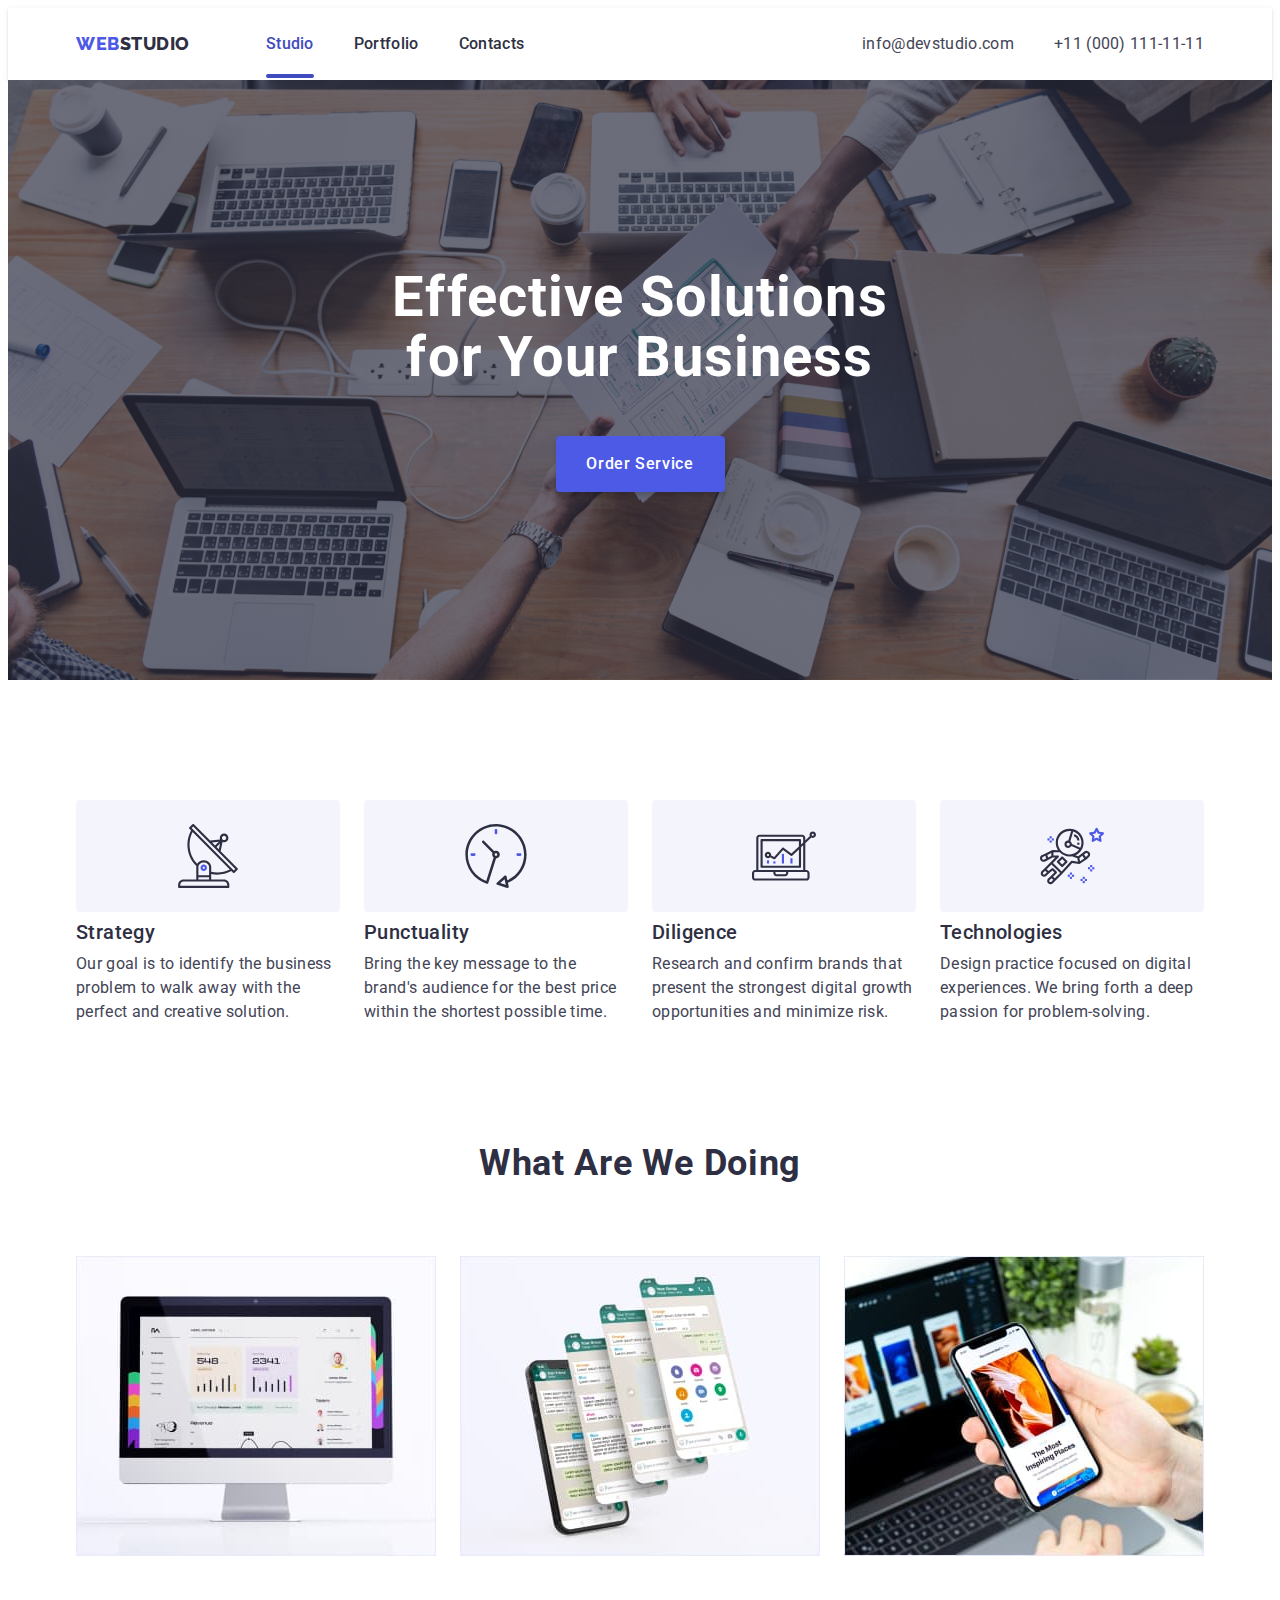
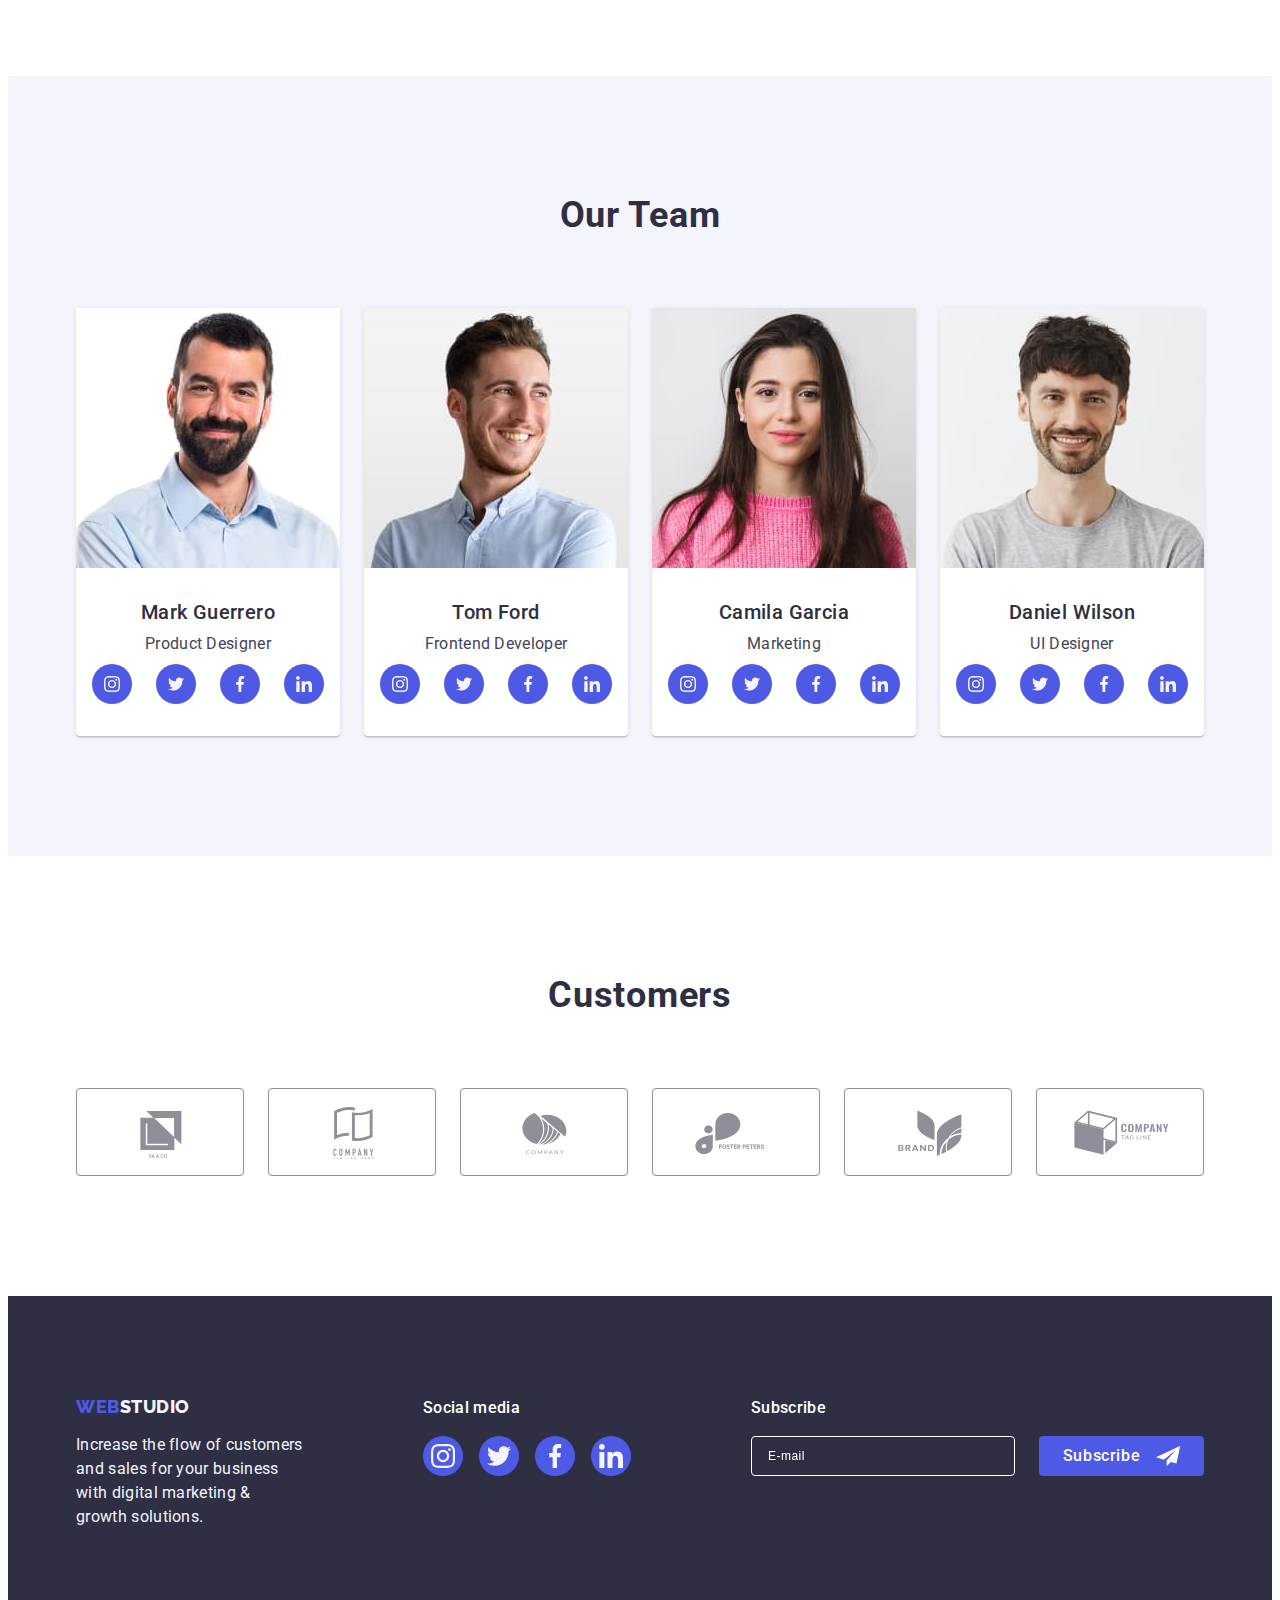
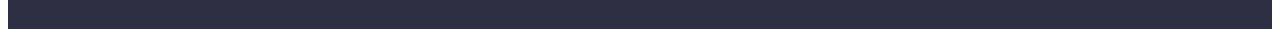
<file: index.html>
<!DOCTYPE html>
<html lang="en">
  <head>
    <meta charset="UTF-8" />
    <meta http-equiv="X-UA-Compatible" content="IE=edge" />
    <meta name="viewport" content="width=device-width, initial-scale=1.0" />
    <title>Web Studio</title>
    <!-- Google fonts -->
    <link rel="preconnect" href="https://fonts.googleapis.com" />
    <link rel="preconnect" href="https://fonts.gstatic.com" crossorigin />
    <link href="https://fonts.googleapis.com/css2?family=Raleway:wght@800&family=Roboto:wght@400;500;700;900&display=swap" rel="stylesheet" />
    <!-- Normalize css -->
    <link
      rel="stylesheet"
      href="https://cdnjs.cloudflare.com/ajax/libs/modern-normalize/2.0.0/modern-normalize.css"
      integrity="sha512-gA2Bvu0/hw4oj0Lp8ZHjK+o3S4BE5m8d/wNVy6ktKLhHKPpWLQwv9ixzuWirWOakoJqlBdePq2NhoCaUOQ5npQ=="
      crossorigin="anonymous"
      referrerpolicy="no-referrer"
    />
    <link
      rel="stylesheet"
      href="https://cdnjs.cloudflare.com/ajax/libs/modern-normalize/2.0.0/modern-normalize.min.css"
      integrity="sha512-4xo8blKMVCiXpTaLzQSLSw3KFOVPWhm/TRtuPVc4WG6kUgjH6J03IBuG7JZPkcWMxJ5huwaBpOpnwYElP/m6wg=="
      crossorigin="anonymous"
      referrerpolicy="no-referrer"
    />
    <!-- Styles -->
    <link rel="stylesheet" href="./css/styles.css" />
  </head>
  <body>
    <!-- Header -->
    <header class="header">
      <div class="container header-container">
        <!-- Navigation -->
        <nav class="navigation">
          <!-- Logo -->
          <a href="./index.html" class="link logo">Web<span class="logo-ending">Studio</span></a>
          <ul class="list">
            <li class="nav-item">
              <a href="./index.html" class="link branches current-page">Studio</a>
            </li>
            <li class="nav-item">
              <a href="./portfolio.html" class="link branches">Portfolio</a>
            </li>
            <li class="nav-item">
              <a href="" class="link branches">Contacts</a>
            </li>
          </ul>
        </nav>
        <!-- Address -->
        <address class="address">
          <ul class="list">
            <li class="address-item">
              <a href="mailto:info@devstudio.com" class="link contacts">info@devstudio.com</a>
            </li>
            <li class="address-item">
              <a href="tel:+110001111111" class="link contacts">+11 (000) 111-11-11</a>
            </li>
          </ul>
        </address>
      </div>
    </header>
    <!-- Main -->
    <main>
      <!-- Hero -->
      <section class="hero">
        <div class="container">
          <h1 class="quote">Effective Solutions for Your Business</h1>
          <button type="button" class="button order-button" data-modal-open>Order Service</button>
        </div>
      </section>
      <!-- Advantages -->
      <section class="advantages">
        <div class="container advantages-container">
          <h2 class="visually-hidden">Advantages</h2>
          <ul class="list our-advantages">
            <li class="advantage">
              <div class="advantage-ico">
                <svg class="icons-advantage" width="64" height="64">
                  <use href="./images/icons.svg#icon-antenna-1"></use>
                </svg>
              </div>
              <div class="advantage-text">
                <h3 class="caption">Strategy</h3>
                <p class="text">Our goal is to identify the business problem to walk away with the perfect and creative solution.</p>
              </div>
            </li>
            <li class="advantage">
              <div class="advantage-ico">
                <svg class="icons-advantage" width="64" height="64">
                  <use href="./images/icons.svg#icon-clock-1"></use>
                </svg>
              </div>
              <div class="advantage-text">
                <h3 class="caption">Punctuality</h3>
                <p class="text">Bring the key message to the brand's audience for the best price within the shortest possible time.</p>
              </div>
            </li>
            <li class="advantage">
              <div class="advantage-ico">
                <svg class="icons-advantage" width="64" height="64">
                  <use href="./images/icons.svg#icon-diagram-1"></use>
                </svg>
              </div>
              <div class="advantage-text">
                <h3 class="caption">Diligence</h3>
                <p class="text">Research and confirm brands that present the strongest digital growth opportunities and minimize risk.</p>
              </div>
            </li>
            <li class="advantage">
              <div class="advantage-ico">
                <svg class="icons-advantage" width="64" height="64">
                  <use href="./images/icons.svg#icon-astronaut-1"></use>
                </svg>
              </div>
              <div class="advantage-text">
                <h3 class="caption">Technologies</h3>
                <p class="text">Design practice focused on digital experiences. We bring forth a deep passion for problem-solving.</p>
              </div>
            </li>
          </ul>
        </div>
      </section>
      <!-- Types of work -->
      <section class="work">
        <div class="container">
          <h2 class="section-heading">What are we doing</h2>
          <ul class="list types-of-work">
            <li class="work-example">
              <img src="./images/our_projects_1.jpg" alt="Project 1" width="360" />
            </li>
            <li class="work-example">
              <img src="./images/our_projects_2.jpg" alt="Project 2" width="360" />
            </li>
            <li class="work-example">
              <img src="./images/our_projects_3.jpg" alt="Project 3" width="360" />
            </li>
          </ul>
        </div>
      </section>
      <!-- Team -->
      <section class="team">
        <div class="container">
          <h2 class="section-heading">Our Team</h2>
          <ul class="list team-members">
            <li class="team-member">
              <img src="./images/mark.jpg" alt="Mark Guerrero" width="264" class="member-image" />
              <div class="member-info">
                <h3 class="caption">Mark Guerrero</h3>
                <p class="text member-info-text">Product Designer</p>
                <ul class="member-soc-list list">
                  <li class="soc-item">
                    <a href="" class="soc-link link">
                      <svg class="soc-ico" width="16" height="16">
                        <use href="./images/icons.svg#icon-instagram-2"></use>
                      </svg>
                    </a>
                  </li>
                  <li class="soc-item">
                    <a href="" class="soc-link link">
                      <svg class="soc-ico" width="16" height="16">
                        <use href="./images/icons.svg#icon-twitter-1"></use>
                      </svg>
                    </a>
                  </li>
                  <li class="soc-item">
                    <a href="" class="soc-link link">
                      <svg class="soc-ico" width="16" height="16">
                        <use href="./images/icons.svg#icon-facebook-1"></use>
                      </svg>
                    </a>
                  </li>
                  <li class="soc-item">
                    <a href="" class="soc-link link">
                      <svg class="soc-ico" width="16" height="16">
                        <use href="./images/icons.svg#icon-linkedin-1"></use>
                      </svg>
                    </a>
                  </li>
                </ul>
              </div>
            </li>
            <li class="team-member">
              <img src="./images/tom.jpg" alt="Tom Ford" width="264" class="member-image" />
              <div class="member-info">
                <h3 class="caption">Tom Ford</h3>
                <p class="text member-info-text">Frontend Developer</p>
                <ul class="member-soc-list list">
                  <li class="soc-item">
                    <a href="" class="soc-link link">
                      <svg class="soc-ico" width="16" height="16">
                        <use href="./images/icons.svg#icon-instagram-2"></use>
                      </svg>
                    </a>
                  </li>
                  <li class="soc-item">
                    <a href="" class="soc-link link">
                      <svg class="soc-ico" width="16" height="16">
                        <use href="./images/icons.svg#icon-twitter-1"></use>
                      </svg>
                    </a>
                  </li>
                  <li class="soc-item">
                    <a href="" class="soc-link link">
                      <svg class="soc-ico" width="16" height="16">
                        <use href="./images/icons.svg#icon-facebook-1"></use>
                      </svg>
                    </a>
                  </li>
                  <li class="soc-item">
                    <a href="" class="soc-link link">
                      <svg class="soc-ico" width="16" height="16">
                        <use href="./images/icons.svg#icon-linkedin-1"></use>
                      </svg>
                    </a>
                  </li>
                </ul>
              </div>
            </li>
            <li class="team-member">
              <img src="./images/camila.jpg" alt="Camila Garcia" width="264" class="member-image" />
              <div class="member-info">
                <h3 class="caption">Camila Garcia</h3>
                <p class="text member-info-text">Marketing</p>
                <ul class="member-soc-list list">
                  <li class="soc-item">
                    <a href="" class="soc-link link">
                      <svg class="soc-ico" width="16" height="16">
                        <use href="./images/icons.svg#icon-instagram-2"></use>
                      </svg>
                    </a>
                  </li>
                  <li class="soc-item">
                    <a href="" class="soc-link link">
                      <svg class="soc-ico" width="16" height="16">
                        <use href="./images/icons.svg#icon-twitter-1"></use>
                      </svg>
                    </a>
                  </li>
                  <li class="soc-item">
                    <a href="" class="soc-link link">
                      <svg class="soc-ico" width="16" height="16">
                        <use href="./images/icons.svg#icon-facebook-1"></use>
                      </svg>
                    </a>
                  </li>
                  <li class="soc-item">
                    <a href="" class="soc-link link">
                      <svg class="soc-ico" width="16" height="16">
                        <use href="./images/icons.svg#icon-linkedin-1"></use>
                      </svg>
                    </a>
                  </li>
                </ul>
              </div>
            </li>
            <li class="team-member">
              <img src="./images/daniel.jpg" alt="Daniel Wilson" width="264" class="member-image" />
              <div class="member-info">
                <h3 class="caption">Daniel Wilson</h3>
                <p class="text member-info-text">UI Designer</p>
                <ul class="member-soc-list list">
                  <li class="soc-item">
                    <a href="" class="soc-link link">
                      <svg class="soc-ico" width="16" height="16">
                        <use href="./images/icons.svg#icon-instagram-2"></use>
                      </svg>
                    </a>
                  </li>
                  <li class="soc-item">
                    <a href="" class="soc-link link">
                      <svg class="soc-ico" width="16" height="16">
                        <use href="./images/icons.svg#icon-twitter-1"></use>
                      </svg>
                    </a>
                  </li>
                  <li class="soc-item">
                    <a href="" class="soc-link link">
                      <svg class="soc-ico" width="16" height="16">
                        <use href="./images/icons.svg#icon-facebook-1"></use>
                      </svg>
                    </a>
                  </li>
                  <li class="soc-item">
                    <a href="" class="soc-link link">
                      <svg class="soc-ico" width="16" height="16">
                        <use href="./images/icons.svg#icon-linkedin-1"></use>
                      </svg>
                    </a>
                  </li>
                </ul>
              </div>
            </li>
          </ul>
        </div>
      </section>
      <section class="customers">
        <div class="container">
          <h2 class="section-heading">Customers</h2>
          <ul class="list companies">
            <li class="company">
              <a href="" class="link company-link">
                <svg class="company-ico" width="104" height="56">
                  <use href="./images/icons.svg#icon-Logo"></use>
                </svg>
              </a>
            </li>
            <li class="company">
              <a href="" class="link company-link">
                <svg class="company-ico" width="104" height="56">
                  <use href="./images/icons.svg#icon-Logo-1"></use>
                </svg>
              </a>
            </li>
            <li class="company">
              <a href="" class="link company-link">
                <svg class="company-ico" width="104" height="56">
                  <use href="./images/icons.svg#icon-Logo-2"></use>
                </svg>
              </a>
            </li>
            <li class="company">
              <a href="" class="link company-link">
                <svg class="company-ico" width="104" height="56">
                  <use href="./images/icons.svg#icon-Logo-3"></use>
                </svg>
              </a>
            </li>
            <li class="company">
              <a href="" class="link company-link">
                <svg class="company-ico" width="104" height="56">
                  <use href="./images/icons.svg#icon-Logo-4"></use>
                </svg>
              </a>
            </li>
            <li class="company">
              <a href="" class="link company-link">
                <svg class="company-ico" width="104" height="56">
                  <use href="./images/icons.svg#icon-Logo-5"></use>
                </svg>
              </a>
            </li>
          </ul>
        </div>
      </section>
    </main>
    <!-- Footer -->
    <footer class="footer">
      <div class="container footer-container">
        <div class="footer-text">
          <!-- Logo -->
          <a href="./index.html" class="link logo logo-footer">Web<span class="logo-ending-footer">Studio</span></a>
          <!-- Footer text  -->
          <p class="text-footer">Increase the flow of customers and sales for your business with digital marketing & growth solutions.</p>
        </div>
        <div class="footer-soc">
          <p class="soc-footer">Social media</p>
          <ul class="footer-soc-list list">
            <li class="soc-item">
              <a href="" class="soc-link-footer link">
                <svg class="soc-ico-footer" width="24" height="24">
                  <use href="./images/icons.svg#icon-instagram-2"></use>
                </svg>
              </a>
            </li>
            <li class="soc-item">
              <a href="" class="soc-link-footer link">
                <svg class="soc-ico-footer" width="24" height="24">
                  <use href="./images/icons.svg#icon-twitter-1"></use>
                </svg>
              </a>
            </li>
            <li class="soc-item">
              <a href="" class="soc-link-footer link">
                <svg class="soc-ico-footer" width="24" height="24">
                  <use href="./images/icons.svg#icon-facebook-1"></use>
                </svg>
              </a>
            </li>
            <li class="soc-item">
              <a href="" class="soc-link-footer link">
                <svg class="soc-ico-footer" width="24" height="24">
                  <use href="./images/icons.svg#icon-linkedin-1"></use>
                </svg>
              </a>
            </li>
          </ul>
        </div>
        <div class="footer-form-container">
          <p class="form-title">Subscribe</p>
          <form class="footer-form">
            <label class="form-label"> <input name="email-footer" type="email" placeholder="E-mail" class="footer-input" /> </label>
            <button type="submit" class="button subscribe-button">
              Subscribe
              <svg width="24" height="24" class="send-ico">
                <use href="./images/icons.svg#icon-send"></use>
              </svg>
            </button>
          </form>
        </div>
      </div>
    </footer>
    <!-- Modal -->
    <div class="backdrop is-hidden" data-modal>
      <div class="modal">
        <button type="button" class="modal-escape" data-modal-close>
          <svg class="close-modal-icon" width="8" height="8">
            <use href="./images/icons.svg#icon-close"></use>
          </svg>
        </button>
        <p class="modal-title">Leave your contacts and we will call you back</p>
        <form class="modal-form">
          <div class="form-wrap">
            <label for="user-name" class="form-label">Name</label>
            <div class="input-wrap">
              <input type="text" name="user-name" id="user-name" class="modal-input" />
              <svg width="18" height="24" class="modal-ico">
                <use href="./images/icons.svg#icon-person"></use>
              </svg>
            </div>
          </div>
          <div class="form-wrap">
            <label class="form-label">Phone</label>
            <div class="input-wrap">
              <input type="tel" name="phone" id="phone" class="modal-input" />
              <svg width="18" height="24" class="modal-ico">
                <use href="./images/icons.svg#icon-phone"></use>
              </svg>
            </div>
          </div>
          <div class="form-wrap">
            <label class="form-label">Email</label>
            <div class="input-wrap">
              <input type="email" name="email" id="email" class="modal-input" />
              <svg width="18" height="24" class="modal-ico">
                <use href="./images/icons.svg#icon-email"></use>
              </svg>
            </div>
          </div>
          <div class="comment-wrap">
            <label for="user-comment" class="form-label">Comment</label>
            <textarea name="user-comment" id="user-comment" placeholder="Text input" class="user-comment"></textarea>
          </div>
          <div class="form-wrap checkbox-form">
            <input type="checkbox" id="user-privacy" name="user-privacy" value="true" class="modal-check visually-hidden" />
            <label for="user-privacy" class="check-text">
              <span class="check-wrap">
                <svg class="check-icon" width="10" height="8">
                  <use href="./images/icons.svg#checkbox"></use>
                </svg>
              </span>
              I accept the terms and conditions of the <a href="" class="checkbox-link">Privacy Policy</a>
            </label>
          </div>
          <button type="button" class="button send-button">Send</button>
        </form>
      </div>
    </div>
    <script src="./modal.js"></script>
  </body>
</html>
</file>
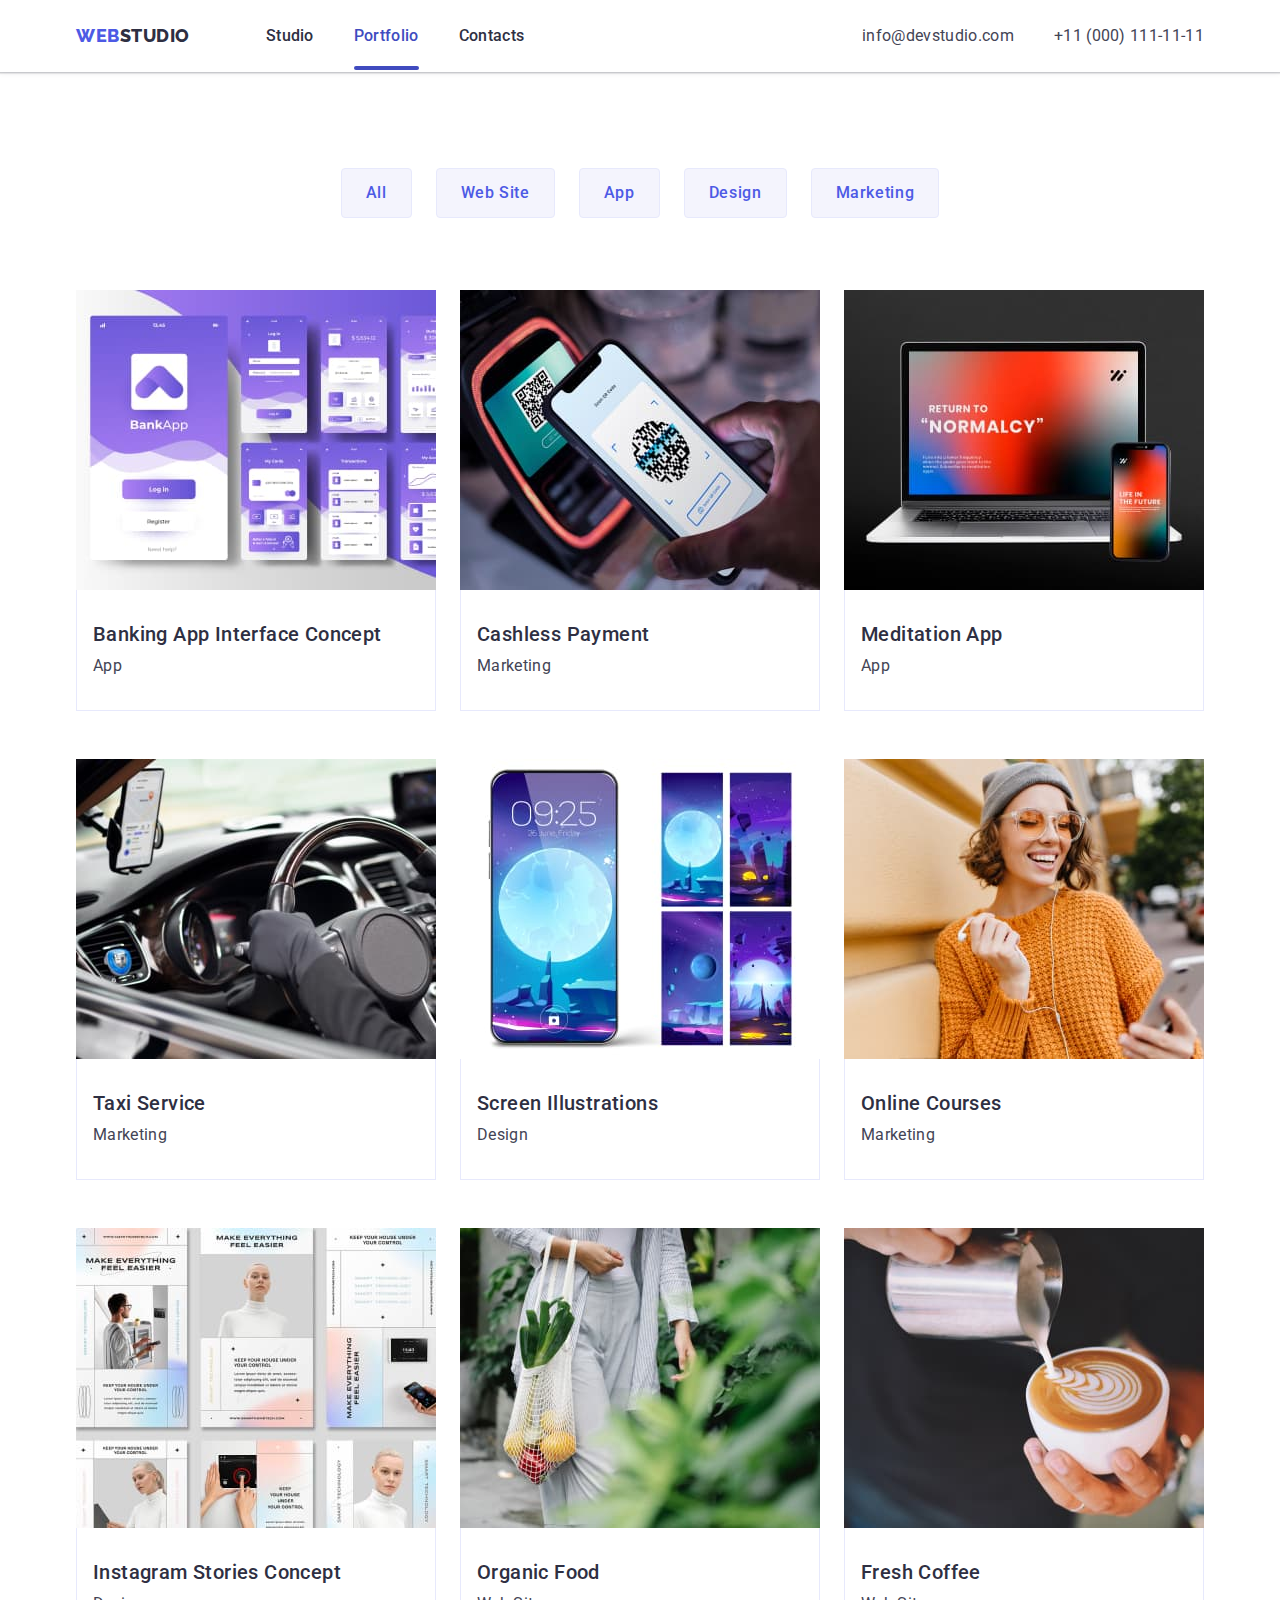
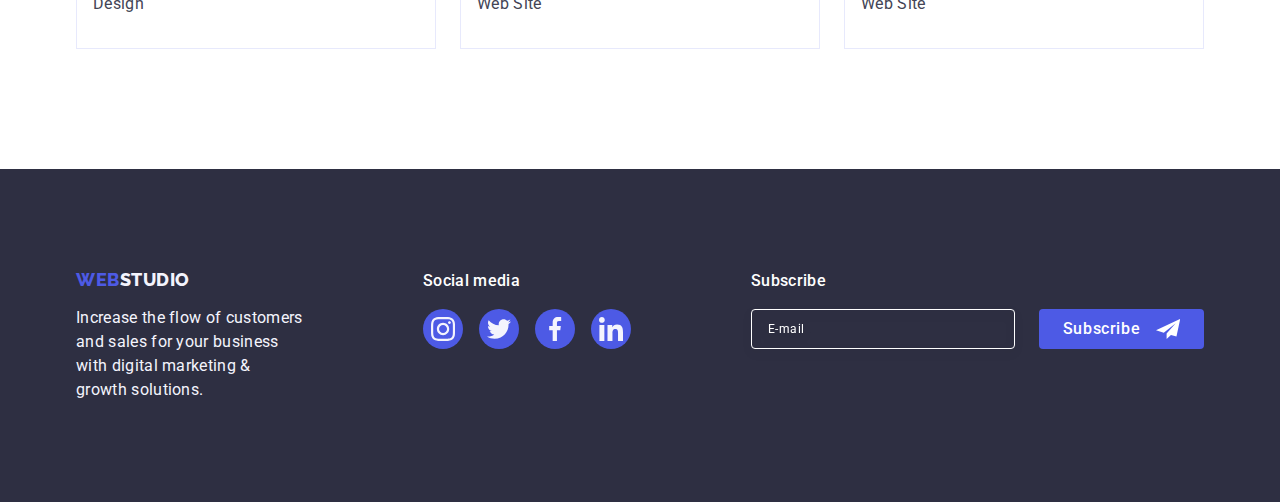
<file: portfolio.html>
<!DOCTYPE html>
<html lang="en">
  <head>
    <meta charset="UTF-8" />
    <meta http-equiv="X-UA-Compatible" content="IE=edge" />
    <meta name="viewport" content="width=device-width, initial-scale=1.0" />
    <title>Portfolio</title>
    <link rel="preconnect" href="https://fonts.googleapis.com" />
    <link rel="preconnect" href="https://fonts.gstatic.com" crossorigin />
    <link href="https://fonts.googleapis.com/css2?family=Raleway:wght@800&family=Roboto:wght@400;500;700;900&display=swap" rel="stylesheet" />
    <link rel="stylesheet" href="https://cdnjs.cloudflare.com/ajax/libs/modern-normalize/0.6.0/modern-normalize.min.css" />
    <link rel="stylesheet" href="./css/styles.css" />
  </head>
  <body>
    <!-- Header -->
    <header class="header">
      <div class="container header-container">
        <!-- Navigation -->
        <nav class="navigation">
          <!-- Logo -->
          <a href="./index.html" class="link logo">Web<span class="logo-ending">Studio</span></a>
          <ul class="list nav-list">
            <li class="nav-item">
              <a href="./index.html" class="link branches">Studio</a>
            </li>
            <li class="nav-item">
              <a href="./portfolio.html" class="link branches current-page">Portfolio</a>
            </li>
            <li class="nav-item">
              <a href="" class="link branches">Contacts</a>
            </li>
          </ul>
        </nav>
        <!-- Address -->
        <address class="address">
          <ul class="list">
            <li class="address-item">
              <a href="mailto:info@devstudio.com" class="link contacts">info@devstudio.com</a>
            </li>
            <li class="address-item">
              <a href="tel:+110001111111" class="link contacts">+11 (000) 111-11-11</a>
            </li>
          </ul>
        </address>
      </div>
    </header>
    <!-- Main -->
    <main>
      <!-- Filters -->
      <section class="portfolio">
        <div class="container">
          <h1 class="visually-hidden">Portfolio</h1>
          <ul class="list filter-list">
            <li class="filter">
              <button type="button" class="button filter-button">All</button>
            </li>
            <li class="filter">
              <button type="button" class="button filter-button">Web Site</button>
            </li>
            <li class="filter">
              <button type="button" class="button filter-button">App</button>
            </li>
            <li class="filter">
              <button type="button" class="button filter-button">Design</button>
            </li>
            <li class="filter">
              <button type="button" class="button filter-button">Marketing</button>
            </li>
          </ul>
          <!-- Examples -->
          <ul class="list portfolio-list">
            <li class="portfolio-example">
              <a href="" class="link example-link">
                <div class="portfolio-wrapper">
                  <img src="./images/banking.jpg" alt="Banking App Interface Concept" />
                  <p class="text portfolio-overlay">14 Stylish and User-Friendly App Design Concepts · Task Manager App · Calorie Tracker App · Exotic Fruit Ecommerce App · Cloud Storage App</p>
                </div>
                <div class="example-content">
                  <h2 class="caption">Banking App Interface Concept</h2>
                  <p class="text">App</p>
                </div>
              </a>
            </li>
            <li class="portfolio-example">
              <a href="" class="link example-link">
                <div class="portfolio-wrapper">
                  <img src="./images/payment.jpg" alt="Cashless Payment" width="360" />
                  <p class="text portfolio-overlay">14 Stylish and User-Friendly App Design Concepts · Task Manager App · Calorie Tracker App · Exotic Fruit Ecommerce App · Cloud Storage App</p>
                </div>
                <div class="example-content">
                  <h2 class="caption">Cashless Payment</h2>
                  <p class="text">Marketing</p>
                </div>
              </a>
            </li>
            <li class="portfolio-example">
              <a href="" class="link example-link">
                <div class="portfolio-wrapper">
                  <img src="./images/meditation.jpg" alt="Meditation App" width="360" />
                  <p class="text portfolio-overlay">14 Stylish and User-Friendly App Design Concepts · Task Manager App · Calorie Tracker App · Exotic Fruit Ecommerce App · Cloud Storage App</p>
                </div>
                <div class="example-content">
                  <h2 class="caption">Meditation App</h2>
                  <p class="text">App</p>
                </div>
              </a>
            </li>
            <li class="portfolio-example">
              <a href="" class="link example-link">
                <div class="portfolio-wrapper">
                  <img src="./images/taxi.jpg" alt="Taxi Service" width="360" />
                  <p class="text portfolio-overlay">14 Stylish and User-Friendly App Design Concepts · Task Manager App · Calorie Tracker App · Exotic Fruit Ecommerce App · Cloud Storage App</p>
                </div>
                <div class="example-content">
                  <h2 class="caption">Taxi Service</h2>
                  <p class="text">Marketing</p>
                </div>
              </a>
            </li>
            <li class="portfolio-example">
              <a href="" class="link example-link">
                <div class="portfolio-wrapper">
                  <img src="./images/screen.jpg" alt="Screen Illustrations" width="360" />
                  <p class="text portfolio-overlay">14 Stylish and User-Friendly App Design Concepts · Task Manager App · Calorie Tracker App · Exotic Fruit Ecommerce App · Cloud Storage App</p>
                </div>
                <div class="example-content">
                  <h2 class="caption">Screen Illustrations</h2>
                  <p class="text">Design</p>
                </div>
              </a>
            </li>
            <li class="portfolio-example">
              <a href="" class="link example-link">
                <div class="portfolio-wrapper">
                  <img src="./images/courses.jpg" alt="Online Courses" width="360" />
                  <p class="text portfolio-overlay">14 Stylish and User-Friendly App Design Concepts · Task Manager App · Calorie Tracker App · Exotic Fruit Ecommerce App · Cloud Storage App</p>
                </div>
                <div class="example-content">
                  <h2 class="caption">Online Courses</h2>
                  <p class="text">Marketing</p>
                </div>
              </a>
            </li>
            <li class="portfolio-example">
              <a href="" class="link example-link">
                <div class="portfolio-wrapper">
                  <img src="./images/instagram.jpg" alt="Instagram Stories Concept" width="360" />
                  <p class="text portfolio-overlay">14 Stylish and User-Friendly App Design Concepts · Task Manager App · Calorie Tracker App · Exotic Fruit Ecommerce App · Cloud Storage App</p>
                </div>
                <div class="example-content">
                  <h2 class="caption">Instagram Stories Concept</h2>
                  <p class="text">Design</p>
                </div>
              </a>
            </li>
            <li class="portfolio-example">
              <a href="" class="link example-link">
                <div class="portfolio-wrapper">
                  <img src="./images/food.jpg" alt="Organic Food" width="360" />
                  <p class="text portfolio-overlay">14 Stylish and User-Friendly App Design Concepts · Task Manager App · Calorie Tracker App · Exotic Fruit Ecommerce App · Cloud Storage App</p>
                </div>
                <div class="example-content">
                  <h2 class="caption">Organic Food</h2>
                  <p class="text">Web Site</p>
                </div>
              </a>
            </li>
            <li class="portfolio-example">
              <a href="" class="link example-link">
                <div class="portfolio-wrapper">
                  <img src="./images/coffee.jpg" alt="Fresh Coffee" width="360" />
                  <p class="text portfolio-overlay">14 Stylish and User-Friendly App Design Concepts · Task Manager App · Calorie Tracker App · Exotic Fruit Ecommerce App · Cloud Storage App</p>
                </div>
                <div class="example-content">
                  <h2 class="caption">Fresh Coffee</h2>
                  <p class="text">Web Site</p>
                </div>
              </a>
            </li>
          </ul>
        </div>
      </section>
    </main>
    <!-- Footer -->
    <footer class="footer">
      <div class="container footer-container">
        <div class="footer-text">
          <!-- Logo -->
          <a href="./index.html" class="link logo logo-footer">Web<span class="logo-ending-footer">Studio</span></a>
          <!-- Footer text  -->
          <p class="text-footer">Increase the flow of customers and sales for your business with digital marketing & growth solutions.</p>
        </div>
        <div class="footer-soc">
          <p class="soc-footer">Social media</p>
          <ul class="footer-soc-list list">
            <li class="soc-item">
              <a href="" class="soc-link-footer link">
                <svg class="soc-ico-footer" width="24" height="24">
                  <use href="./images/icons.svg#icon-instagram-2"></use>
                </svg>
              </a>
            </li>
            <li class="soc-item">
              <a href="" class="soc-link-footer link">
                <svg class="soc-ico-footer" width="24" height="24">
                  <use href="./images/icons.svg#icon-twitter-1"></use>
                </svg>
              </a>
            </li>
            <li class="soc-item">
              <a href="" class="soc-link-footer link">
                <svg class="soc-ico-footer" width="24" height="24">
                  <use href="./images/icons.svg#icon-facebook-1"></use>
                </svg>
              </a>
            </li>
            <li class="soc-item">
              <a href="" class="soc-link-footer link">
                <svg class="soc-ico-footer" width="24" height="24">
                  <use href="./images/icons.svg#icon-linkedin-1"></use>
                </svg>
              </a>
            </li>
          </ul>
        </div>
        <div class="footer-form-container">
          <p class="form-title">Subscribe</p>
          <form class="footer-form">
            <label class="form-label"> <input name="email-footer" type="email" placeholder="E-mail" class="footer-input" /> </label>
            <button type="submit" class="button subscribe-button">
              Subscribe
              <svg width="24" height="24" class="send-ico">
                <use href="./images/icons.svg#icon-send"></use>
              </svg>
            </button>
          </form>
        </div>
      </div>
    </footer>
  </body>
</html>
</file>
<file: css/styles.css>
:root {
}
/* Main tags */
html {
  box-sizing: border-box;
}
*,
*::before,
*::after {
  box-sizing: inherit;
}
h1,
h2,
h3,
p {
  margin-top: 0;
  margin-bottom: 0;
}
body {
  background-color: #ffffff;
  color: #434455;
  font-family: 'Roboto', sans-serif;
}
img {
  display: block;
}
.visually-hidden {
  position: absolute;
  width: 1px;
  height: 1px;
  margin: -1px;
  border: 0;
  padding: 0;
  white-space: nowrap;
  clip-path: inset(100%);
  clip: rect(0 0 0 0);
  overflow: hidden;
}
.container {
  width: 1158px;
  margin-left: auto;
  margin-right: auto;
  padding-left: 15px;
  padding-right: 15px;
}
.link {
  text-decoration: none;
}
.list {
  list-style: none;
  display: flex;
  margin: 0;
  padding: 0;
}
.button {
  background: #4d5ae5;
  cursor: pointer;
  border: none;
  border-radius: 4px;
}
.button:hover,
.button:focus {
  background: #404bbf;
  cursor: pointer;
}
.caption {
  color: #2e2f42;
  font-family: 'Roboto', sans-serif;
  font-weight: 500;
  font-size: 20px;
  line-height: 1.2;
  letter-spacing: 0.02em;
  margin-bottom: 8px;
}
.text {
  color: #434455;
  font-family: 'Roboto', sans-serif;
  font-weight: 400;
  font-size: 16px;
  line-height: 1.5;
  letter-spacing: 0.02em;
  margin: 0;
}
.section-heading {
  color: #2e2f42;
  font-family: 'Roboto', sans-serif;
  font-weight: 700;
  font-size: 36px;
  line-height: 1.11;
  letter-spacing: 0.02em;
  text-transform: capitalize;
  text-align: center;
  margin-bottom: 72px;
}
.soc-item {
  width: 40px;
  height: 40px;
}
.soc-link {
  width: 100%;
  height: 100%;
  border-radius: 50%;
  background-color: #4d5ae5;
  display: flex;
  align-items: center;
  justify-content: center;
}
.soc-link:hover,
.soc-link:focus {
  background-color: #404bbf;
}
/* Index */
/* Navigation bar */
.header {
  box-shadow: 0px 2px 1px rgba(46, 47, 66, 0.08), 0px 1px 1px rgba(46, 47, 66, 0.16), 0px 1px 6px rgba(46, 47, 66, 0.08);
}
.header-container {
  display: flex;
  align-items: center;
  height: 72px;
}
.navigation {
  display: flex;
  align-items: center;
}
.logo {
  color: #4d5ae5;
  font-family: 'Raleway', sans-serif;
  font-weight: 800;
  font-size: 18px;
  line-height: 1.17;
  letter-spacing: 0.03em;
  text-transform: uppercase;
  margin-right: 76px;
}
.logo-ending {
  color: #2e2f42;
}
.nav-item:not(:last-child) {
  margin-right: 40px;
}
.branches {
  position: relative;
  color: #404bbf;
  font-family: 'Roboto', sans-serif;
  font-weight: 500;
  font-size: 16px;
  line-height: 1.5;
  letter-spacing: 0.02em;
  padding-top: 24px;
  padding-bottom: 24px;
  color: #2e2f42;
  transition: color 250ms cubic-bezier(0.4, 0, 0.2, 1);
}
.branches:hover,
.branches:focus {
  color: #404bbf;
}
.branches.current-page {
  color: #404bbf;
}
.branches.current-page::after {
  content: '';
  position: absolute;
  left: 0;
  bottom: -1px;
  display: block;
  width: 100%;
  height: 4px;
  border-radius: 2px;
  background-color: #404bbf;
  transition: color 250ms cubic-bezier(0.4, 0, 0.2, 1);
  margin-top: 20px;
}
.address {
  margin-left: auto;
  font-style: normal;
}
.address-item:not(:last-child) {
  margin-right: 40px;
}
.contacts {
  color: #434455;
  font-family: 'Roboto', sans-serif;
  font-weight: 400;
  font-size: 16px;
  line-height: 1.5;
  letter-spacing: 0.02em;
  transition: color 250ms cubic-bezier(0.4, 0, 0.2, 1);
}
.contacts:hover,
.contacts:focus {
  color: #404bbf;
}
/* Hero */
.hero {
  padding-top: 188px;
  padding-bottom: 188px;
  background-image: linear-gradient(rgba(46, 47, 66, 0.7), rgba(46, 47, 66, 0.7)), url(../images/people-office.jpg);
  background-position: center;
  background-repeat: no-repeat;
  background-size: cover;
  max-width: 1440px;
}
.quote {
  max-width: 496px;
  margin-right: auto;
  margin-left: auto;
  color: #ffffff;
  font-family: 'Roboto', sans-serif;
  font-weight: 700;
  font-size: 56px;
  line-height: 1.07;
  letter-spacing: 0.02em;
  text-align: center;
  margin-bottom: 48px;
}
.order-button {
  display: block;
  margin-left: auto;
  margin-right: auto;
  min-width: 169px;
  height: 56px;
  color: #ffffff;
  font-family: 'Roboto', sans-serif;
  font-weight: 500;
  font-size: 16px;
  line-height: 1.5;
  letter-spacing: 0.04em;
  box-shadow: 0px 4px 4px rgba(0, 0, 0, 0.15);
  transition: background-color 250ms cubic-bezier(0.4, 0, 0.2, 1);
}
.order-button:hover,
.order-button:focus {
  box-shadow: 0px 4px 4px rgba(0, 0, 0, 0.15);
}
/* Advantages */
.advantages {
  padding: 120px 0 120px;
}
.advantage {
  width: calc((100% - 72px) / 4);
}
.advantage:not(:last-child) {
  margin-right: 24px;
}
.advantage-ico {
  display: flex;
  align-items: center;
  justify-content: center;
  width: 100%;
  height: 112px;
  background: #f4f4fd;
  border-radius: 4px;
  margin-bottom: 8px;
}
/* Work */
.work {
  padding-bottom: 120px;
}
.work-example {
  width: calc((100% - 48px) / 3);
}
.work-example:not(:last-child) {
  margin-right: 24px;
}
/* Team members */
.team {
  background-color: #f4f4fd;
  padding: 120px 0;
}
.team-member {
  width: calc((100% - 72px) / 4);
  background-color: #ffffff;
  text-align: center;
  box-shadow: 0px 1px 6px rgba(46, 47, 66, 0.08), 0px 1px 1px rgba(46, 47, 66, 0.16), 0px 2px 1px rgba(46, 47, 66, 0.08);
  border-radius: 0px 0px 4px 4px;
  box-shadow: 0px 1px 6px rgba(46, 47, 66, 0.08), 0px 1px 1px rgba(46, 47, 66, 0.16), 0px 2px 1px rgba(46, 47, 66, 0.08);
}
.member-info {
  padding: 32px 16px;
}
.team-member:not(:last-child) {
  margin-right: 24px;
}
.member-info-text {
  margin-bottom: 8px;
}
.member-soc-list {
  gap: 24px;
  justify-content: center;
}
.soc-link {
  transition: background-color 250ms cubic-bezier(0.4, 0, 0.2, 1);
}
.soc-ico {
  fill: #f4f4fd;
}
/* Customers */
.customers {
  padding-top: 120px;
  padding-bottom: 120px;
}
.companies {
  gap: 24px;
}
.company {
  width: calc((100% - 120px) / 6);
  height: 88px;
}
.company-link {
  width: 100%;
  height: 100%;
  border: 1px solid #8e8f99;
  border-radius: 4px;
  display: flex;
  align-items: center;
  justify-content: center;
  color: #8e8f99;
  transition: border-color 250ms cubic-bezier(0.4, 0, 0.2, 1), color 250ms cubic-bezier(0.4, 0, 0.2, 1);
}
.company-link:hover,
.company-link:focus {
  border-color: #404bbf;
  color: #404bbf;
}
.company-ico {
  fill: currentColor;
}
.company-ico:hover,
.company-ico:focus {
  fill: #404bbf;
}
/* Footer */
.footer {
  background-color: #2e2f42;
  padding-top: 100px;
  padding-bottom: 100px;
}
.footer-container {
  display: flex;
  align-items: baseline;
}
.footer-text {
  margin-right: 120px;
}
.logo-footer {
  display: inline-block;
  margin-bottom: 16px;
}
.logo-ending-footer {
  color: #f4f4fd;
}
.text-footer {
  color: #f4f4fd;
  font-family: 'Roboto', sans-serif;
  font-weight: 400;
  font-size: 16px;
  line-height: 1.5;
  letter-spacing: 0.02em;
  max-width: 264px;
  margin-top: 0;
}
.footer-soc {
  margin-right: 120px;
}
.soc-footer {
  font-weight: 500;
  line-height: 1.5;
  letter-spacing: 0.02em;
  margin-bottom: 16px;
  color: #ffffff;
}
.footer-soc-list {
  gap: 16px;
}
.soc-link-footer {
  width: 100%;
  height: 100%;
  border-radius: 50%;
  background-color: #4d5ae5;
  display: flex;
  align-items: center;
  justify-content: center;
  transition: background-color 250ms cubic-bezier(0.4, 0, 0.2, 1);
}
.soc-link-footer:hover,
.soc-link-footer:focus {
  background-color: #31d0aa;
}
.soc-ico-footer {
  fill: #f4f4fd;
}
.footer-form {
  display: flex;
  gap: 24px;
}
.form-title {
  font-family: 'Roboto', sans-serif;
  font-weight: 500;
  font-size: 16px;
  line-height: 1.5;
  letter-spacing: 0.02em;
  color: #ffffff;
  margin-bottom: 16px;
}
.footer-input {
  width: 264px;
  height: 40px;
  border: 1px solid #ffffff;
  background-color: transparent;
  font-size: 12px;
  line-height: 1.5;
  letter-spacing: 0.04em;
  padding-left: 16px;
  filter: drop-shadow(0px 4px 4px rgba(0, 0, 0, 0.15));
  border-radius: 4px;
  color: #ffffff;
}
.footer-input::placeholder {
  color: #ffffff;
}
.subscribe-button {
  min-width: 165px;
  height: 40px;
  display: flex;
  justify-content: center;
  align-items: center;
  color: #ffffff;
  font-family: 'Roboto', sans-serif;
  font-weight: 500;
  font-size: 16px;
  line-height: 1.5;
  letter-spacing: 0.04em;
}
.send-ico {
  margin-left: 16px;
  fill: #fff;
}
/* Portfolio */
.portfolio {
  padding-top: 96px;
  padding-bottom: 120px;
}
.filter-list {
  align-items: center;
  justify-content: center;
  margin-bottom: 72px;
}
.filter-button {
  background: #f4f4fd;
  color: #4d5ae5;
  font-family: 'Roboto', sans-serif;
  font-weight: 500;
  font-size: 16px;
  line-height: 1.5;
  letter-spacing: 0.04em;
  cursor: pointer;
  border: 1px solid #e7e9fc;
  padding: 12px 24px 12px 24px;
  transition: color 250ms cubic-bezier(0.4, 0, 0.2, 1), background-color 250ms cubic-bezier(0.4, 0, 0.2, 1), border-color 250ms cubic-bezier(0.4, 0, 0.2, 1),
    box-shadow 250ms cubic-bezier(0.4, 0, 0.2, 1);
}
.filter:not(:last-child) {
  margin-right: 24px;
}
.filter-button:hover,
.filter-button:focus {
  background: #404bbf;
  border: 1px solid transparent;
  color: #ffffff;
  box-shadow: 0px 3px 1px rgba(0, 0, 0, 0.1), 0px 2px 1px rgba(0, 0, 0, 0.08), 0px 2px 2px rgba(0, 0, 0, 0.12);
}
.portfolio-list {
  flex-wrap: wrap;
}
.portfolio-example a:hover .portfolio-overlay,
.portfolio-example a:focus .portfolio-overlay {
  transform: translateY(0%);
  opacity: 1;
}
.portfolio-wrapper {
  position: relative;
  overflow: hidden;
}
.portfolio-overlay {
  display: inline-block;
  padding: 40px 32px;
  color: #f4f4fd;
  transform: translateY(100%);
  position: absolute;
  top: 0;
  width: 100%;
  height: 100%;
  background-color: #4d5ae5;
  opacity: 0;
  transition: transform 250ms cubic-bezier(0.4, 0, 0.2, 1);
}
.portfolio-example {
  width: calc((100% - 48px) / 3);
  margin-right: 24px;
  margin-bottom: 48px;
}
.example-link {
  display: block;
  transition: box-shadow 250ms cubic-bezier(0.4, 0, 0.2, 1);
}
.example-link:hover,
.example-link:focus {
  box-shadow: 0px 1px 6px rgba(46, 47, 66, 0.08), 0px 1px 1px rgba(46, 47, 66, 0.16), 0px 2px 1px rgba(46, 47, 66, 0.08);
}
.portfolio-example:nth-child(3n) {
  margin-right: 0;
}
.portfolio-example:nth-last-child(-n + 3) {
  margin-bottom: 0;
}
.example-content {
  padding: 32px 16px;
  border: 1px solid #e7e9fc;
  border-top: none;
}
/* Modal */
.backdrop {
  position: fixed;
  top: 0;
  left: 0;
  width: 100%;
  height: 100%;
  background-color: #2e2f4266;
  transition: opacity 250ms cubic-bezier(0.4, 0, 0.2, 1), visibility 250ms cubic-bezier(0.4, 0, 0.2, 1);
}
.backdrop.is-hidden {
  opacity: 0;
  pointer-events: none;
  visibility: hidden;
}
.modal {
  width: 408px;
  min-height: 584px;
  padding: 72px 24px 24px 24px;
  background-color: #fcfcfc;
  box-shadow: 0px 1px 1px rgba(0, 0, 0, 0.14), 0px 1px 3px rgba(0, 0, 0, 0.12), 0px 2px 1px rgba(0, 0, 0, 0.2);
  border-radius: 4px;
  position: absolute;
  top: 50%;
  left: 50%;
  transform: translate(-50%, -50%);
  transition: transform 250ms cubic-bezier(0.4, 0, 0.2, 1);
}
.modal-escape {
  cursor: pointer;
  border: 1px solid rgba(0, 0, 0, 0.1);
  border-radius: 50%;
  background-color: #e7e9fc;
  width: 24px;
  height: 24px;
  padding: 0;
  display: flex;
  align-items: center;
  justify-content: center;
  position: absolute;
  right: 24px;
  top: 24px;
  transition: background-color 250ms cubic-bezier(0.4, 0, 0.2, 1), border 250ms cubic-bezier(0.4, 0, 0.2, 1);
  margin-bottom: 24px;
}
.modal-escape:hover,
.modal-escape:focus {
  background-color: #404bbf;
  border: none;
}
.close-modal-icon {
  transition: fill 250ms cubic-bezier(0.4, 0, 0.2, 1);
}
.modal-escape:hover .close-modal-icon,
.modal-escape:focus .close-modal-icon {
  fill: #fff;
}
.modal-title {
  font-family: 'Roboto', sans-serif;
  font-weight: 500;
  font-size: 16px;
  line-height: 1.5;
  text-align: center;
  letter-spacing: 0.02em;
  color: #2e2f42;
  margin-bottom: 16px;
}
.form-wrap {
  margin-bottom: 8px;
}
.form-wrap:last-child {
  margin-bottom: 24px;
}
.form-label {
  display: block;
  font-size: 12px;
  line-height: 1.17;
  letter-spacing: 0.04em;
  color: #8e8f99;
  margin-bottom: 4px;
}
.input-wrap {
  position: relative;
}
.modal-input {
  width: 100%;
  height: 40px;
  border: 1px solid rgba(46, 47, 66, 0.4);
  border-radius: 4px;
  background-color: transparent;
  padding-left: 38px;
  outline: transparent;
  transition: border-color 250ms cubic-bezier(0.4, 0, 0.2, 1);
}
.modal-input:focus {
  border-color: #4d5ae5;
}
.modal-ico {
  position: absolute;
  left: 16px;
  top: 50%;
  transform: translateY(-50%);
  transition: fill 250ms cubic-bezier(0.4, 0, 0.2, 1);
}
.modal-input:focus + .modal-ico {
  fill: #4d5ae5;
}
.comment-wrap {
  margin-bottom: 16px;
}
.user-comment {
  width: 100%;
  height: 120px;
  font-size: 12px;
  line-height: 1.17;
  letter-spacing: 0.04em;
  color: rgba(46, 47, 66, 0.4);
  border: 1px solid rgba(46, 47, 66, 0.4);
  border-radius: 4px;
  background-color: transparent;
  padding: 8px 16px;
  outline: transparent;
  resize: none;
  transition: border-color 250ms cubic-bezier(0.4, 0, 0.2, 1);
}
.user-comment:focus {
  border-color: #4d5ae5;
}
.checkbox-form {
  margin-bottom: 24px;
}
.check-text {
  font-size: 12px;
  line-height: 1.17;
  letter-spacing: 0.04em;
  color: #8e8f99;
}
.check-wrap {
  width: 16px;
  height: 16px;
  border: 1px solid rgba(46, 47, 66, 0.4);
  border-radius: 2px;
  transition: background-color 250ms cubic-bezier(0.4, 0, 0.2, 1), border 250ms cubic-bezier(0.4, 0, 0.2, 1), fill 250ms cubic-bezier(0.4, 0, 0.2, 1);
  display: inline-flex;
  align-items: center;
  justify-content: center;
  fill: transparent;
}
.modal-check:checked + .check-text span {
  background-color: #404bbf;
  border: none;
  fill: #f4f4fd;
}
.modal-check:focus + .check-text span {
  border-color: #404bbf;
}
.checkbox-link {
  color: #4d5ae5;
}
.send-button {
  display: block;
  margin-left: auto;
  margin-right: auto;
  min-width: 169px;
  height: 56px;
  font-family: 'Roboto', sans-serif;
  font-size: 16px;
  font-weight: 500;
  line-height: 1.5;
  letter-spacing: 0.04em;
  color: #ffffff;
  transition: background-color 250ms cubic-bezier(0.4, 0, 0.2, 1);
}
</file>
